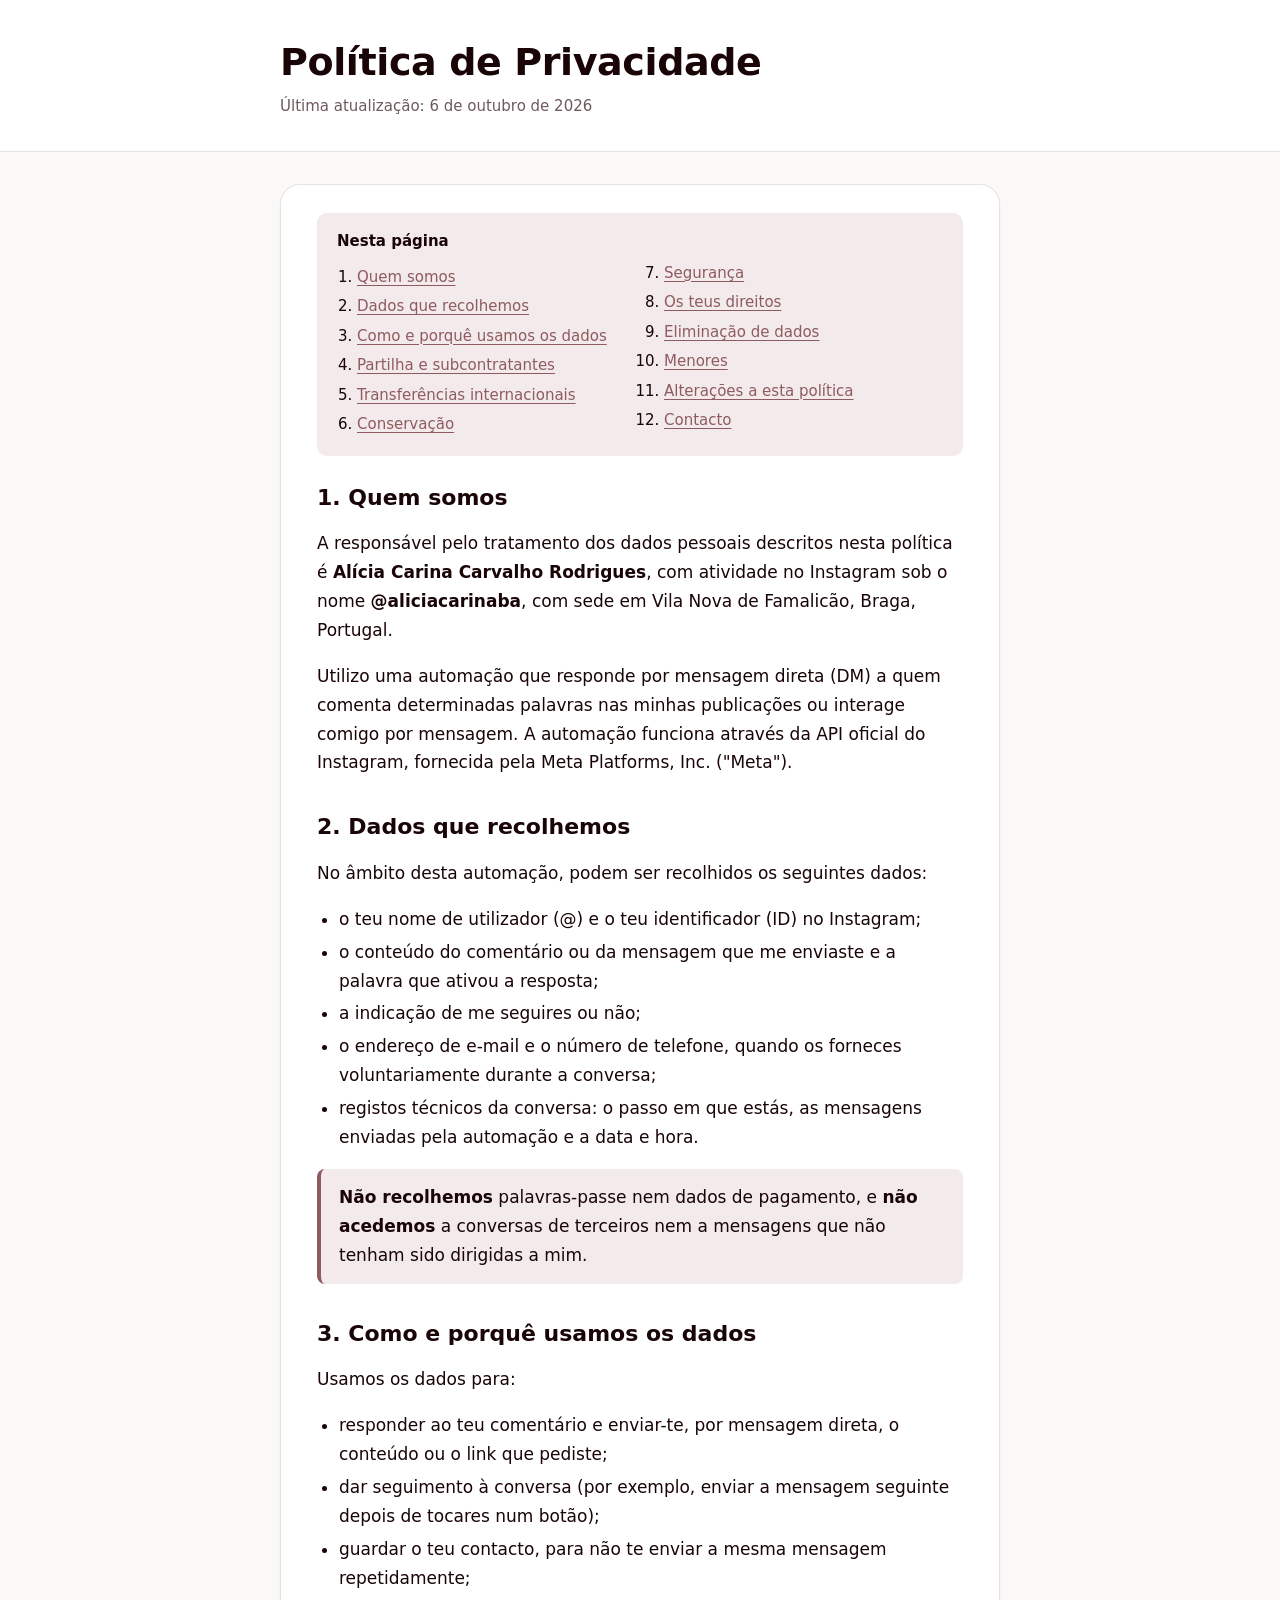
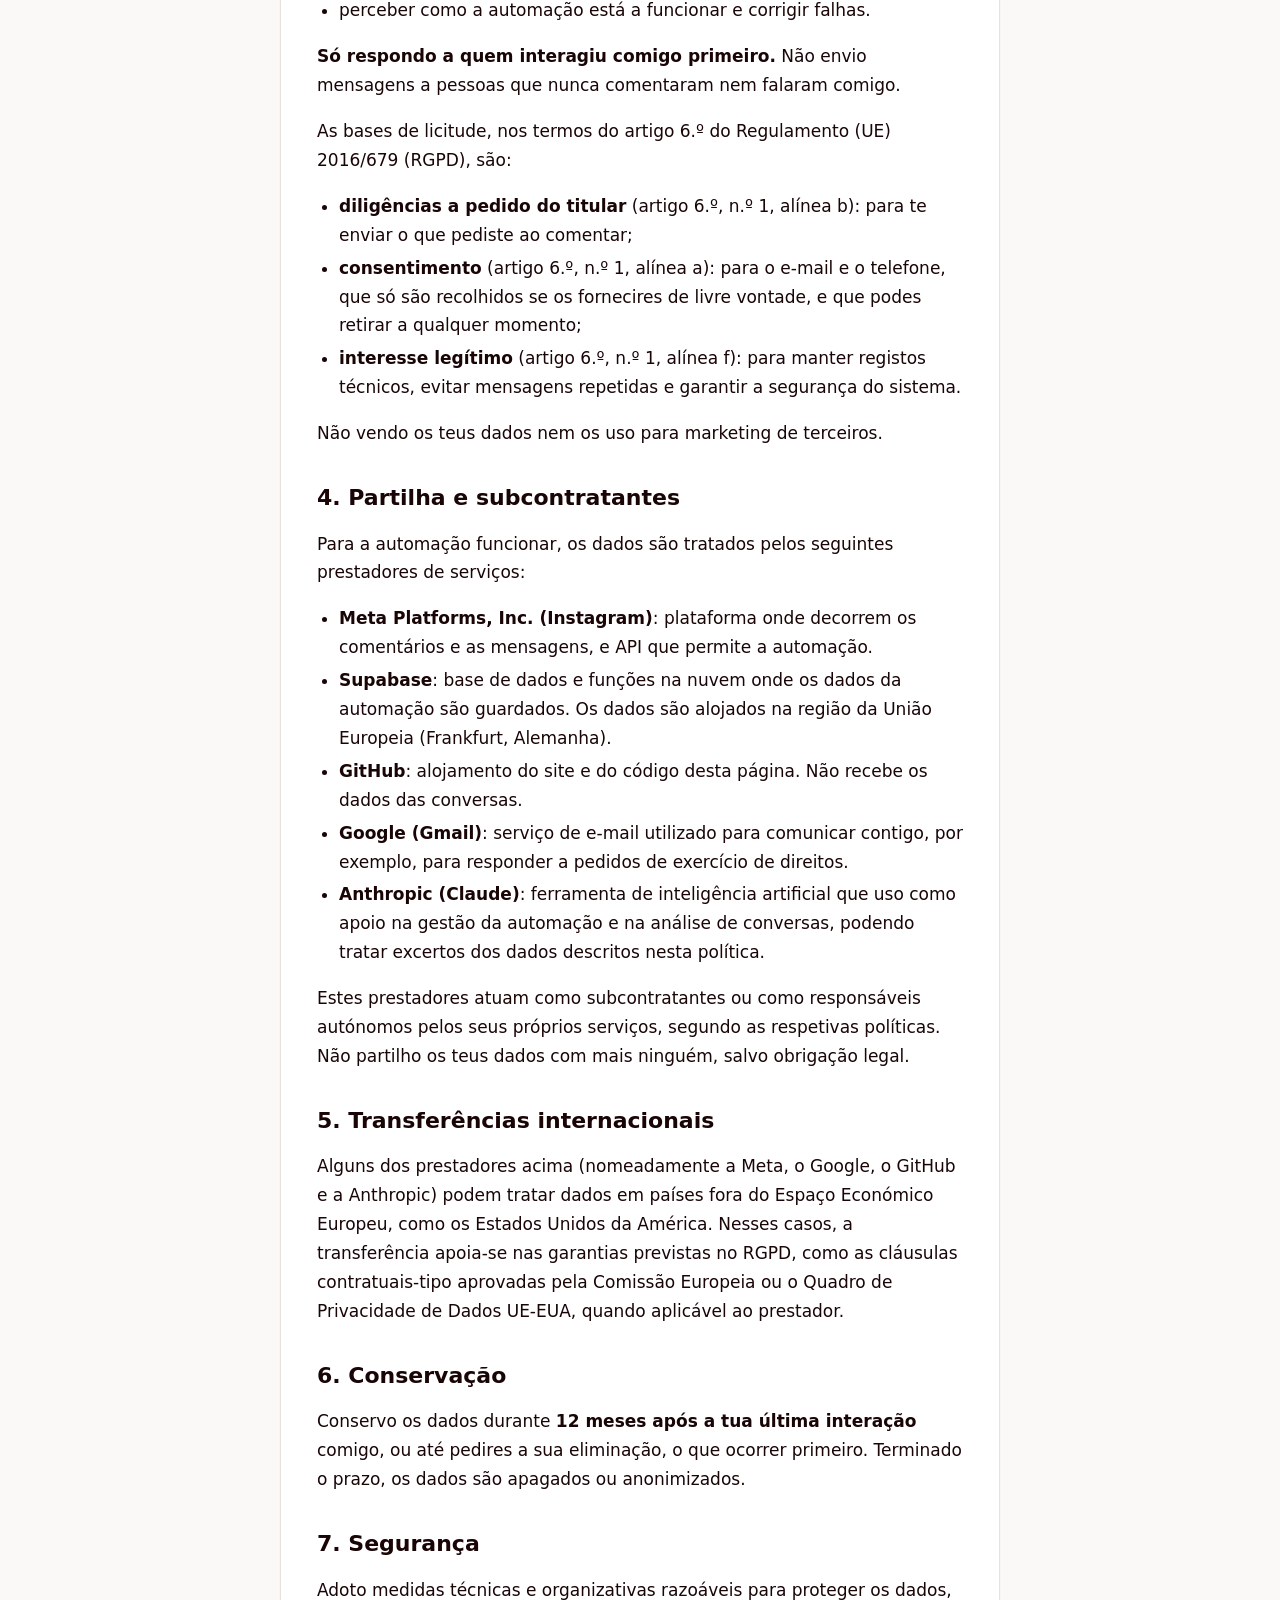
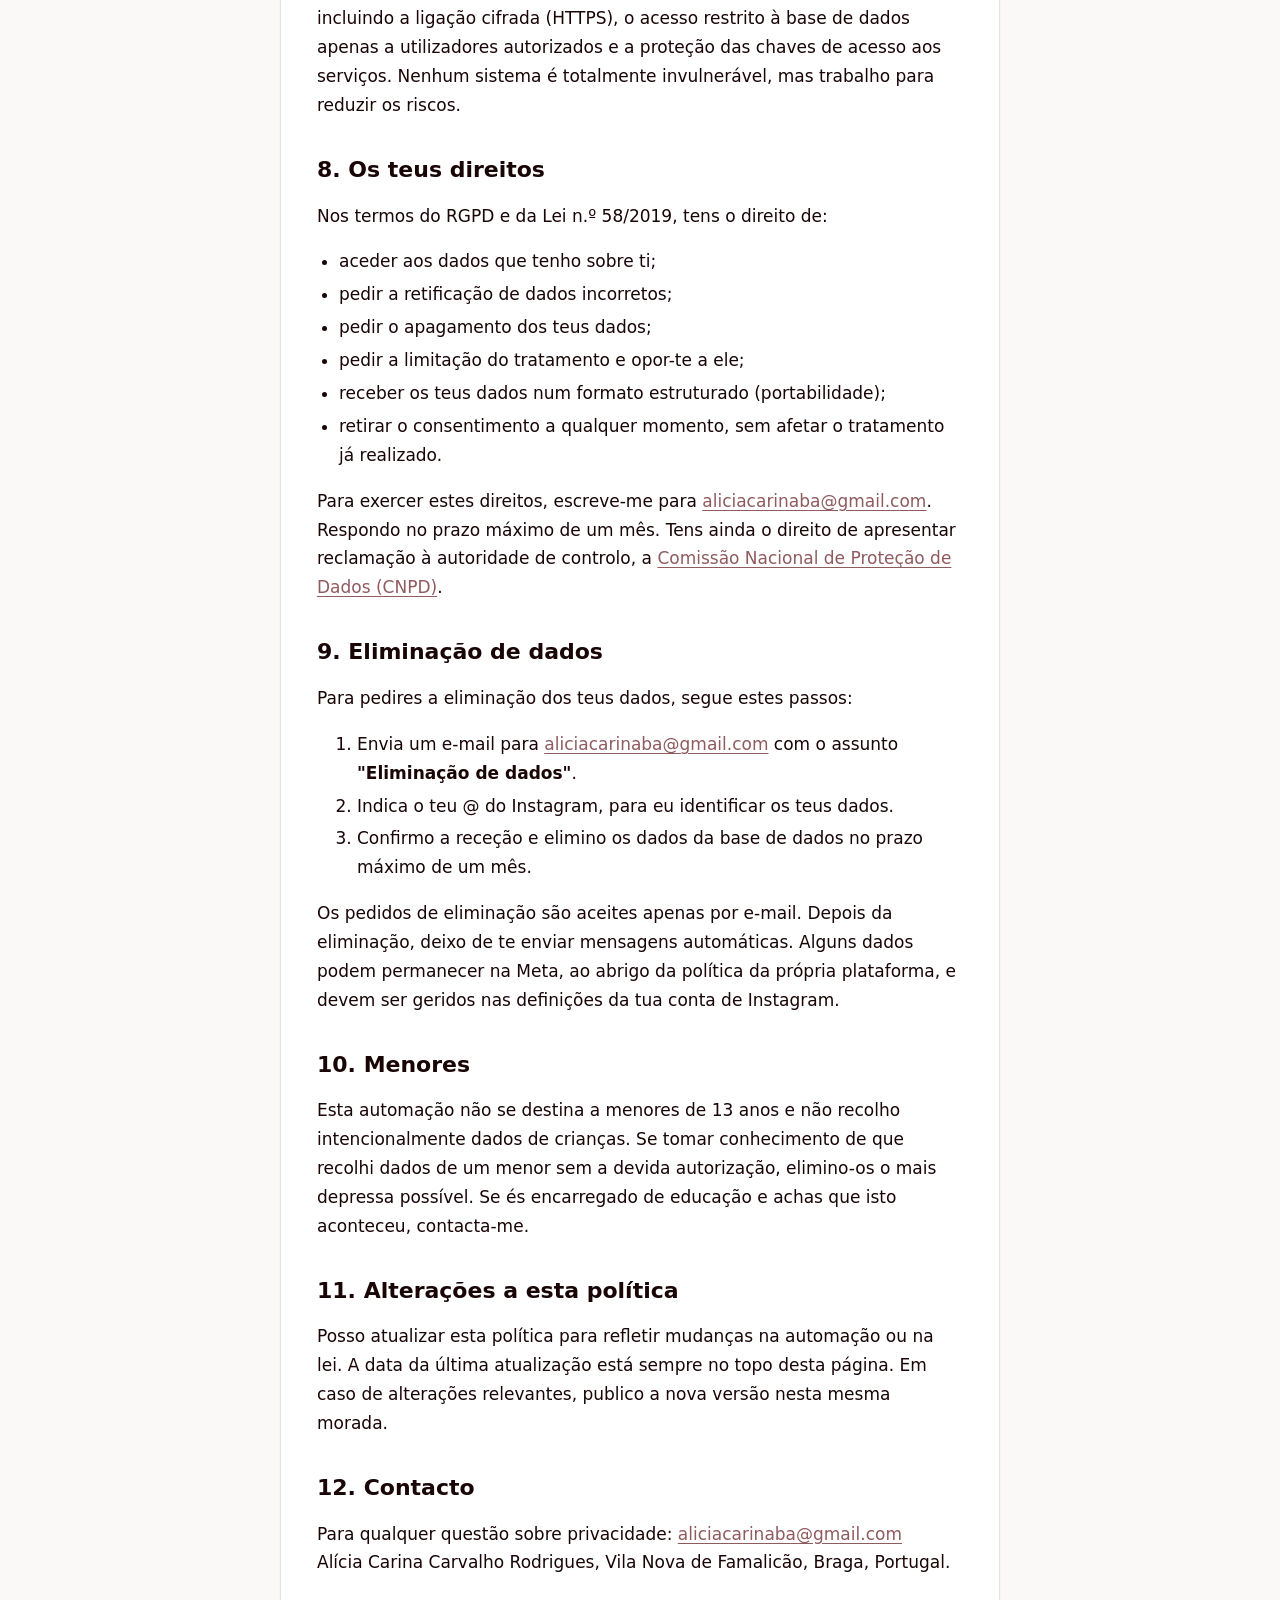
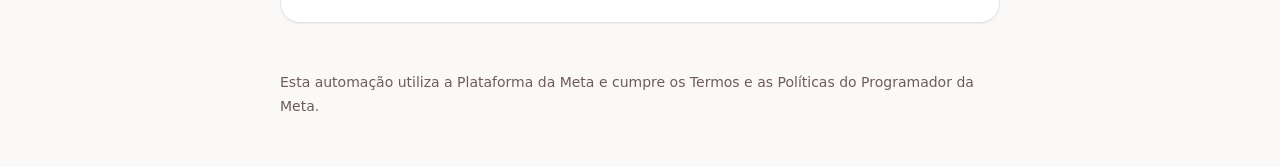
<file: politica-de-privacidade/index.html>
<!doctype html>
<html lang="pt-PT">
<head>
  <meta charset="utf-8">
  <meta name="viewport" content="width=device-width, initial-scale=1">
  <title>Política de Privacidade | Alícia Carina</title>
  <meta name="description" content="Política de Privacidade da automação de mensagens diretas e comentários do Instagram de @aliciacarinaba: que dados são recolhidos, porquê, durante quanto tempo e como exercer os teus direitos.">
  <meta name="robots" content="index, follow">
  <style>
    /* Mesmas variáveis do painel, para a página combinar com o resto do site */
    :root {
      --bg: #FFFFFF; --bg-app: #FAF9F8; --text: #190506; --text-2: #6E5A5C;
      --border: #E8E3DF; --accent: #8F5B5F; --accent-soft: #F3EAEB;
      --font: system-ui, -apple-system, "Segoe UI", Roboto, "Helvetica Neue", Arial, sans-serif;
    }
    * { box-sizing: border-box; }
    html { scroll-behavior: smooth; background: var(--bg-app); color-scheme: light; }
    body { margin: 0; font-family: var(--font); background: var(--bg-app); color: var(--text); line-height: 1.7; font-size: 17px; }
    .skip { position: absolute; left: -999px; top: 0; background: var(--accent); color: #fff; padding: 8px 14px; z-index: 10; }
    .skip:focus { left: 8px; top: 8px; }
    header { background: var(--bg); border-bottom: 1px solid var(--border); }
    .wrap { max-width: 760px; margin: 0 auto; padding: 0 20px; }
    header .wrap { padding-top: 40px; padding-bottom: 32px; }
    h1 { font-size: clamp(28px, 5vw, 38px); line-height: 1.2; margin: 0 0 8px; letter-spacing: -.01em; }
    .updated { color: var(--text-2); margin: 0; font-size: 15px; }
    main { padding: 32px 0 48px; }
    .card { background: var(--bg); border: 1px solid var(--border); border-radius: 20px; padding: 28px clamp(18px, 4vw, 36px); box-shadow: 0 1px 2px rgba(16,24,40,.06); }
    nav.toc { background: var(--accent-soft); border-radius: 10px; padding: 16px 20px; margin-bottom: 28px; font-size: 15px; }
    nav.toc strong { display: block; margin-bottom: 6px; }
    nav.toc ol { margin: 0; padding-left: 20px; columns: 2; column-gap: 28px; }
    nav.toc li { break-inside: avoid; }
    h2 { font-size: 22px; margin: 36px 0 8px; line-height: 1.3; scroll-margin-top: 16px; }
    h2:first-of-type { margin-top: 0; }
    p, li { color: var(--text); }
    ul { padding-left: 22px; }
    li { margin: 4px 0; }
    a { color: var(--accent); text-underline-offset: 3px; }
    a:focus-visible { outline: 3px solid var(--accent-soft); outline-offset: 2px; border-radius: 3px; }
    .highlight { background: var(--accent-soft); border-left: 4px solid var(--accent); padding: 14px 18px; border-radius: 8px; }
    footer { padding: 0 0 48px; color: var(--text-2); font-size: 14px; }
    @media (max-width: 600px) { nav.toc ol { columns: 1; } body { font-size: 16px; } }
  </style>
</head>
<body>
  <a class="skip" href="#conteudo">Saltar para o conteúdo</a>

  <header>
    <div class="wrap">
      <h1>Política de Privacidade</h1>
      <p class="updated">Última atualização: 6 de outubro de 2026</p>
    </div>
  </header>

  <main id="conteudo">
    <div class="wrap">
      <article class="card">

        <nav class="toc" aria-label="Índice">
          <strong>Nesta página</strong>
          <ol>
            <li><a href="#quem-somos">Quem somos</a></li>
            <li><a href="#dados-recolhidos">Dados que recolhemos</a></li>
            <li><a href="#como-usamos">Como e porquê usamos os dados</a></li>
            <li><a href="#partilha">Partilha e subcontratantes</a></li>
            <li><a href="#transferencias">Transferências internacionais</a></li>
            <li><a href="#conservacao">Conservação</a></li>
            <li><a href="#seguranca">Segurança</a></li>
            <li><a href="#direitos">Os teus direitos</a></li>
            <li><a href="#eliminacao-de-dados">Eliminação de dados</a></li>
            <li><a href="#menores">Menores</a></li>
            <li><a href="#alteracoes">Alterações a esta política</a></li>
            <li><a href="#contacto">Contacto</a></li>
          </ol>
        </nav>

        <h2 id="quem-somos">1. Quem somos</h2>
        <p>
          A responsável pelo tratamento dos dados pessoais descritos nesta política é
          <strong>Alícia Carina Carvalho Rodrigues</strong>, com atividade no Instagram sob o nome
          <strong>@aliciacarinaba</strong>, com sede em Vila Nova de Famalicão, Braga, Portugal.
        </p>
        <p>
          Utilizo uma automação que responde por mensagem direta (DM) a quem comenta determinadas
          palavras nas minhas publicações ou interage comigo por mensagem. A automação funciona através da
          API oficial do Instagram, fornecida pela Meta Platforms, Inc. ("Meta").
        </p>

        <h2 id="dados-recolhidos">2. Dados que recolhemos</h2>
        <p>No âmbito desta automação, podem ser recolhidos os seguintes dados:</p>
        <ul>
          <li>o teu nome de utilizador (@) e o teu identificador (ID) no Instagram;</li>
          <li>o conteúdo do comentário ou da mensagem que me enviaste e a palavra que ativou a resposta;</li>
          <li>a indicação de me seguires ou não;</li>
          <li>o endereço de e-mail e o número de telefone, quando os forneces voluntariamente durante a conversa;</li>
          <li>registos técnicos da conversa: o passo em que estás, as mensagens enviadas pela automação e a data e hora.</li>
        </ul>
        <p class="highlight">
          <strong>Não recolhemos</strong> palavras-passe nem dados de pagamento, e <strong>não acedemos</strong> a
          conversas de terceiros nem a mensagens que não tenham sido dirigidas a mim.
        </p>

        <h2 id="como-usamos">3. Como e porquê usamos os dados</h2>
        <p>Usamos os dados para:</p>
        <ul>
          <li>responder ao teu comentário e enviar-te, por mensagem direta, o conteúdo ou o link que pediste;</li>
          <li>dar seguimento à conversa (por exemplo, enviar a mensagem seguinte depois de tocares num botão);</li>
          <li>guardar o teu contacto, para não te enviar a mesma mensagem repetidamente;</li>
          <li>perceber como a automação está a funcionar e corrigir falhas.</li>
        </ul>
        <p>
          <strong>Só respondo a quem interagiu comigo primeiro.</strong> Não envio mensagens a pessoas que
          nunca comentaram nem falaram comigo.
        </p>
        <p>As bases de licitude, nos termos do artigo 6.º do Regulamento (UE) 2016/679 (RGPD), são:</p>
        <ul>
          <li><strong>diligências a pedido do titular</strong> (artigo 6.º, n.º 1, alínea b): para te enviar o que pediste ao comentar;</li>
          <li><strong>consentimento</strong> (artigo 6.º, n.º 1, alínea a): para o e-mail e o telefone, que só são recolhidos se os fornecires de livre vontade, e que podes retirar a qualquer momento;</li>
          <li><strong>interesse legítimo</strong> (artigo 6.º, n.º 1, alínea f): para manter registos técnicos, evitar mensagens repetidas e garantir a segurança do sistema.</li>
        </ul>
        <p>Não vendo os teus dados nem os uso para marketing de terceiros.</p>

        <h2 id="partilha">4. Partilha e subcontratantes</h2>
        <p>Para a automação funcionar, os dados são tratados pelos seguintes prestadores de serviços:</p>
        <ul>
          <li><strong>Meta Platforms, Inc. (Instagram)</strong>: plataforma onde decorrem os comentários e as mensagens, e API que permite a automação.</li>
          <li><strong>Supabase</strong>: base de dados e funções na nuvem onde os dados da automação são guardados. Os dados são alojados na região da União Europeia (Frankfurt, Alemanha).</li>
          <li><strong>GitHub</strong>: alojamento do site e do código desta página. Não recebe os dados das conversas.</li>
          <li><strong>Google (Gmail)</strong>: serviço de e-mail utilizado para comunicar contigo, por exemplo, para responder a pedidos de exercício de direitos.</li>
          <li><strong>Anthropic (Claude)</strong>: ferramenta de inteligência artificial que uso como apoio na gestão da automação e na análise de conversas, podendo tratar excertos dos dados descritos nesta política.</li>
        </ul>
        <p>
          Estes prestadores atuam como subcontratantes ou como responsáveis autónomos pelos seus próprios
          serviços, segundo as respetivas políticas. Não partilho os teus dados com mais ninguém, salvo
          obrigação legal.
        </p>

        <h2 id="transferencias">5. Transferências internacionais</h2>
        <p>
          Alguns dos prestadores acima (nomeadamente a Meta, o Google, o GitHub e a Anthropic) podem tratar dados
          em países fora do Espaço Económico Europeu, como os Estados Unidos da América. Nesses casos, a
          transferência apoia-se nas garantias previstas no RGPD, como as cláusulas contratuais-tipo aprovadas
          pela Comissão Europeia ou o Quadro de Privacidade de Dados UE-EUA, quando aplicável ao prestador.
        </p>

        <h2 id="conservacao">6. Conservação</h2>
        <p>
          Conservo os dados durante <strong>12 meses após a tua última interação</strong> comigo, ou até
          pedires a sua eliminação, o que ocorrer primeiro. Terminado o prazo, os dados são apagados ou
          anonimizados.
        </p>

        <h2 id="seguranca">7. Segurança</h2>
        <p>
          Adoto medidas técnicas e organizativas razoáveis para proteger os dados, incluindo a ligação cifrada
          (HTTPS), o acesso restrito à base de dados apenas a utilizadores autorizados e a proteção das chaves de
          acesso aos serviços. Nenhum sistema é totalmente invulnerável, mas trabalho para reduzir os riscos.
        </p>

        <h2 id="direitos">8. Os teus direitos</h2>
        <p>Nos termos do RGPD e da Lei n.º 58/2019, tens o direito de:</p>
        <ul>
          <li>aceder aos dados que tenho sobre ti;</li>
          <li>pedir a retificação de dados incorretos;</li>
          <li>pedir o apagamento dos teus dados;</li>
          <li>pedir a limitação do tratamento e opor-te a ele;</li>
          <li>receber os teus dados num formato estruturado (portabilidade);</li>
          <li>retirar o consentimento a qualquer momento, sem afetar o tratamento já realizado.</li>
        </ul>
        <p>
          Para exercer estes direitos, escreve-me para
          <a href="mailto:aliciacarinaba@gmail.com">aliciacarinaba@gmail.com</a>. Respondo no prazo máximo de um
          mês. Tens ainda o direito de apresentar reclamação à autoridade de controlo, a
          <a href="https://www.cnpd.pt" target="_blank" rel="noopener">Comissão Nacional de Proteção de Dados (CNPD)</a>.
        </p>

        <h2 id="eliminacao-de-dados">9. Eliminação de dados</h2>
        <p>Para pedires a eliminação dos teus dados, segue estes passos:</p>
        <ol>
          <li>Envia um e-mail para <a href="mailto:aliciacarinaba@gmail.com?subject=Elimina%C3%A7%C3%A3o%20de%20dados">aliciacarinaba@gmail.com</a> com o assunto <strong>"Eliminação de dados"</strong>.</li>
          <li>Indica o teu @ do Instagram, para eu identificar os teus dados.</li>
          <li>Confirmo a receção e elimino os dados da base de dados no prazo máximo de um mês.</li>
        </ol>
        <p>
          Os pedidos de eliminação são aceites apenas por e-mail. Depois da eliminação, deixo de te enviar
          mensagens automáticas. Alguns dados podem permanecer na Meta, ao abrigo da política da própria
          plataforma, e devem ser geridos nas definições da tua conta de Instagram.
        </p>

        <h2 id="menores">10. Menores</h2>
        <p>
          Esta automação não se destina a menores de 13 anos e não recolho intencionalmente dados de crianças.
          Se tomar conhecimento de que recolhi dados de um menor sem a devida autorização, elimino-os o mais
          depressa possível. Se és encarregado de educação e achas que isto aconteceu, contacta-me.
        </p>

        <h2 id="alteracoes">11. Alterações a esta política</h2>
        <p>
          Posso atualizar esta política para refletir mudanças na automação ou na lei. A data da última
          atualização está sempre no topo desta página. Em caso de alterações relevantes, publico a nova
          versão nesta mesma morada.
        </p>

        <h2 id="contacto">12. Contacto</h2>
        <p>
          Para qualquer questão sobre privacidade:
          <a href="mailto:aliciacarinaba@gmail.com">aliciacarinaba@gmail.com</a><br>
          Alícia Carina Carvalho Rodrigues, Vila Nova de Famalicão, Braga, Portugal.
        </p>
      </article>
    </div>
  </main>

  <footer>
    <div class="wrap">
      Esta automação utiliza a Plataforma da Meta e cumpre os Termos e as Políticas do Programador da Meta.
    </div>
  </footer>
</body>
</html>
</file>
